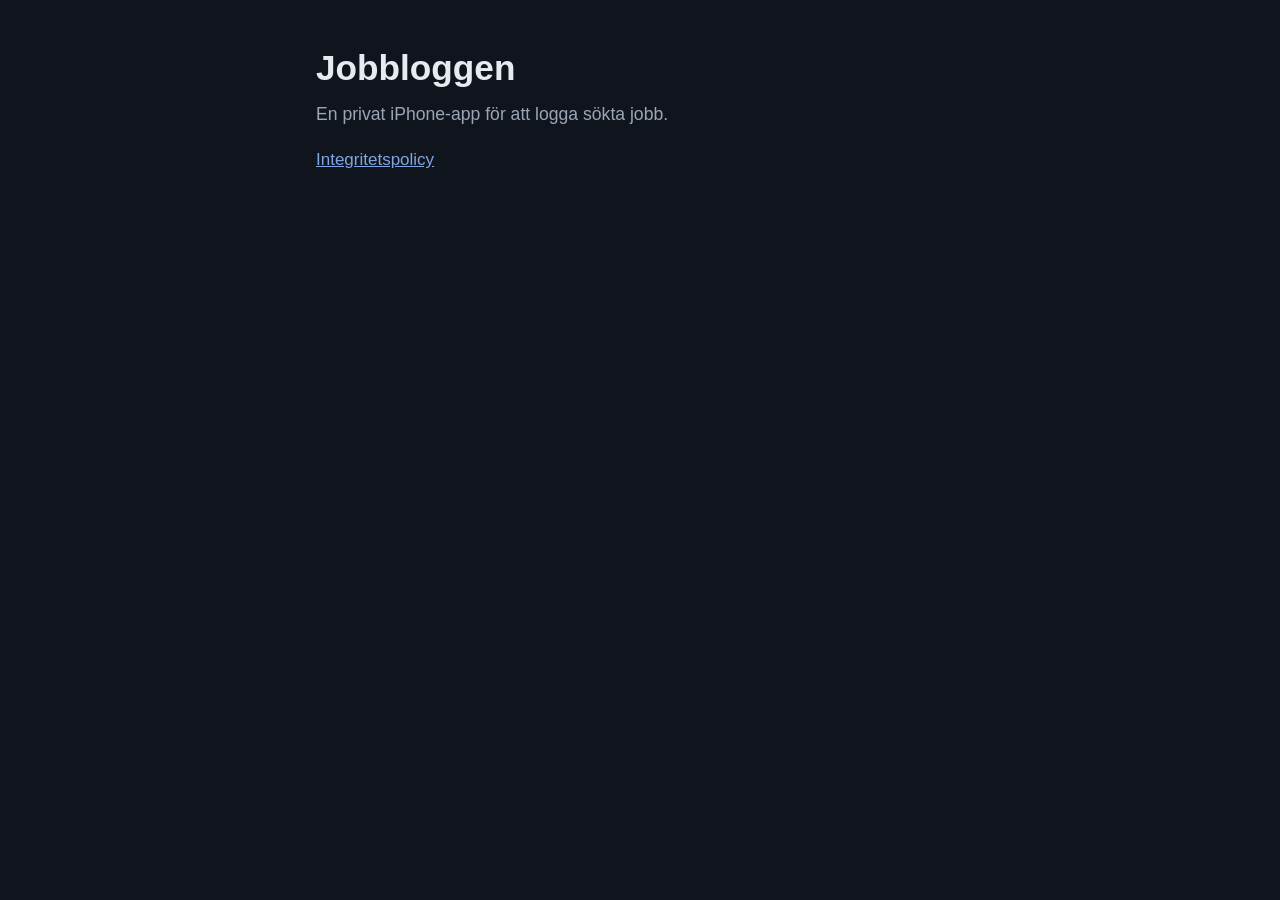
<file: index.html>
<!doctype html>
<html lang="sv">
<head>
<meta charset="utf-8">
<meta name="viewport" content="width=device-width, initial-scale=1">
<title>Jobbloggen</title>
<link rel="stylesheet" href="stil.css">
</head>
<body>
<main>
  <h1>Jobbloggen</h1>
  <p class="ingress">En privat iPhone-app för att logga sökta jobb.</p>
  <p><a href="integritet.html">Integritetspolicy</a></p>
</main>
</body>
</html>
</file>
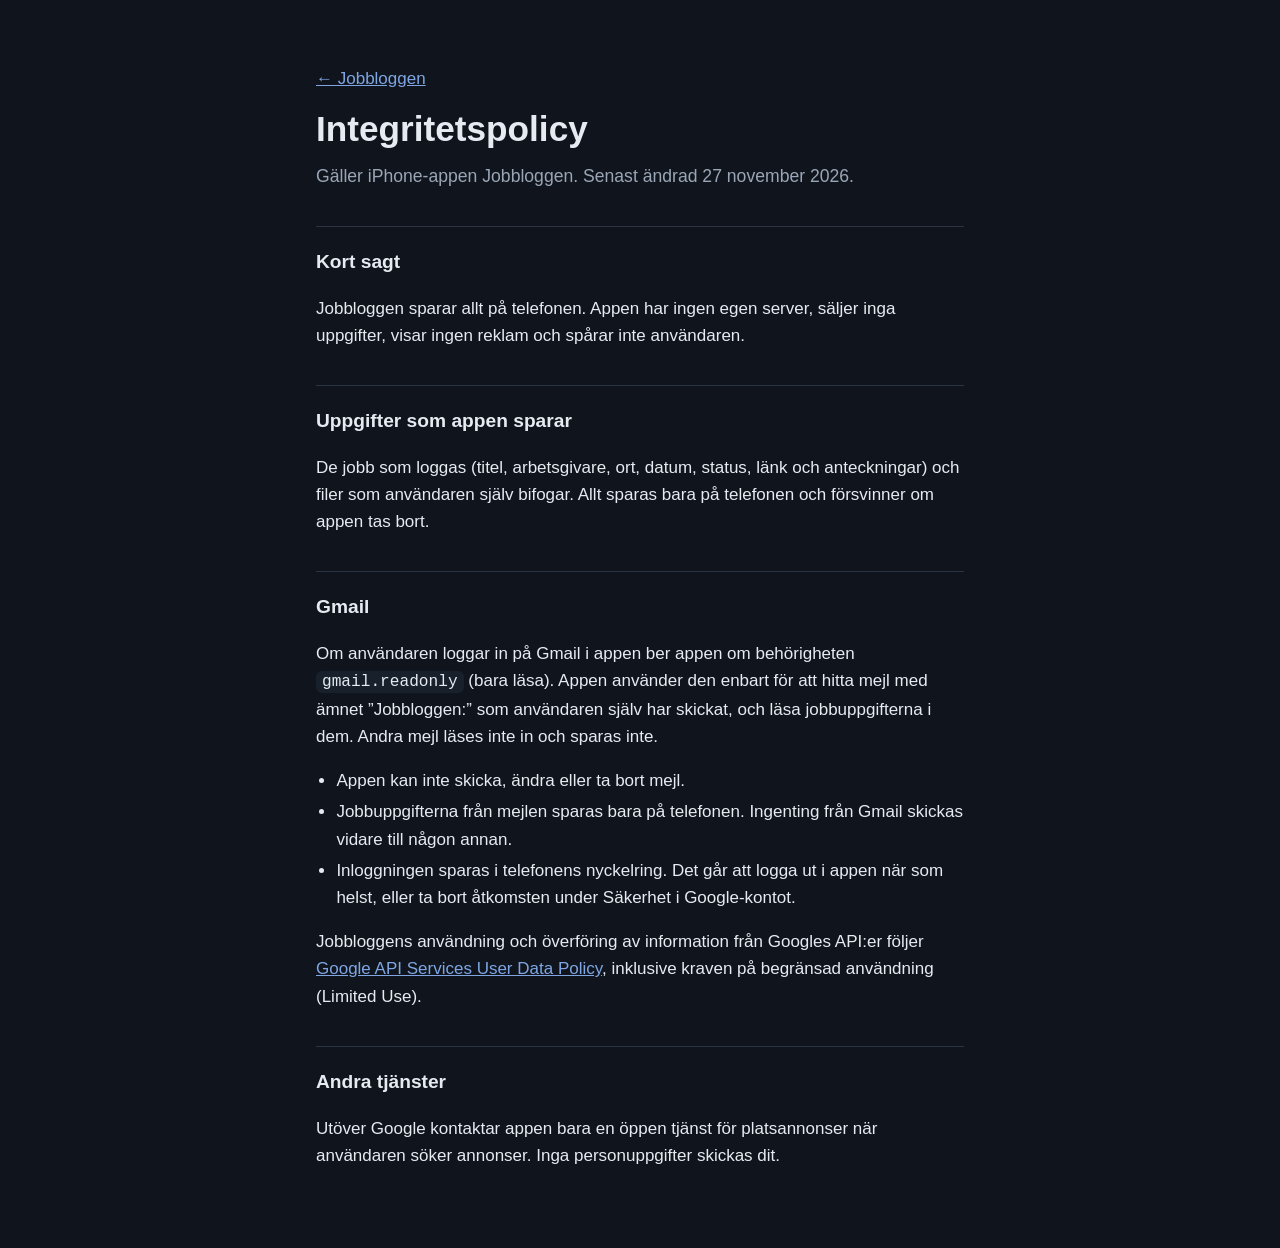
<file: integritet.html>
<!doctype html>
<html lang="sv">
<head>
<meta charset="utf-8">
<meta name="viewport" content="width=device-width, initial-scale=1">
<title>Integritetspolicy – Jobbloggen</title>
<link rel="stylesheet" href="stil.css">
</head>
<body>
<main>
  <p><a href="index.html">← Jobbloggen</a></p>
  <h1>Integritetspolicy</h1>
  <p class="ingress">Gäller iPhone-appen Jobbloggen. Senast ändrad 27 november 2026.</p>

  <h2>Kort sagt</h2>
  <p>Jobbloggen sparar allt på telefonen. Appen har ingen egen server, säljer inga uppgifter, visar ingen reklam och spårar inte användaren.</p>

  <h2>Uppgifter som appen sparar</h2>
  <p>De jobb som loggas (titel, arbetsgivare, ort, datum, status, länk och anteckningar) och filer som användaren själv bifogar. Allt sparas bara på telefonen och försvinner om appen tas bort.</p>

  <h2>Gmail</h2>
  <p>Om användaren loggar in på Gmail i appen ber appen om behörigheten <code>gmail.readonly</code> (bara läsa). Appen använder den enbart för att hitta mejl med ämnet ”Jobbloggen:” som användaren själv har skickat, och läsa jobbuppgifterna i dem. Andra mejl läses inte in och sparas inte.</p>
  <ul>
    <li>Appen kan inte skicka, ändra eller ta bort mejl.</li>
    <li>Jobbuppgifterna från mejlen sparas bara på telefonen. Ingenting från Gmail skickas vidare till någon annan.</li>
    <li>Inloggningen sparas i telefonens nyckelring. Det går att logga ut i appen när som helst, eller ta bort åtkomsten under Säkerhet i Google-kontot.</li>
  </ul>
  <p>Jobbloggens användning och överföring av information från Googles API:er följer <a href="https://developers.google.com/terms/api-services-user-data-policy">Google API Services User Data Policy</a>, inklusive kraven på begränsad användning (Limited Use).</p>

  <h2>Andra tjänster</h2>
  <p>Utöver Google kontaktar appen bara en öppen tjänst för platsannonser när användaren söker annonser. Inga personuppgifter skickas dit.</p>
</main>
</body>
</html>
</file>
<file: stil.css>
:root {
  --bakgrund: #10151d;
  --kort: #18202b;
  --text: #e6ebf2;
  --dampad: #9aa6b6;
  --linje: #2a3443;
  --accent: #7fa6e3;
}
* { box-sizing: border-box; }
body {
  margin: 0;
  background: var(--bakgrund);
  color: var(--text);
  font: 17px/1.6 -apple-system, BlinkMacSystemFont, "Segoe UI", Roboto, sans-serif;
}
main { max-width: 680px; margin: 0 auto; padding: 48px 16px 64px; }
h1 { font-size: 2.2rem; line-height: 1.15; margin: 0 0 12px; }
h2 { font-size: 1.2rem; margin: 36px 0 8px; padding-top: 20px; border-top: 1px solid var(--linje); }
.ingress { color: var(--dampad); font-size: 1.1rem; margin-top: 0; }
a { color: var(--accent); }
code { background: var(--kort); padding: 2px 6px; border-radius: 6px; font-size: .95em; }
ul { padding-left: 1.2em; }
li { margin: 4px 0; }
</file>
